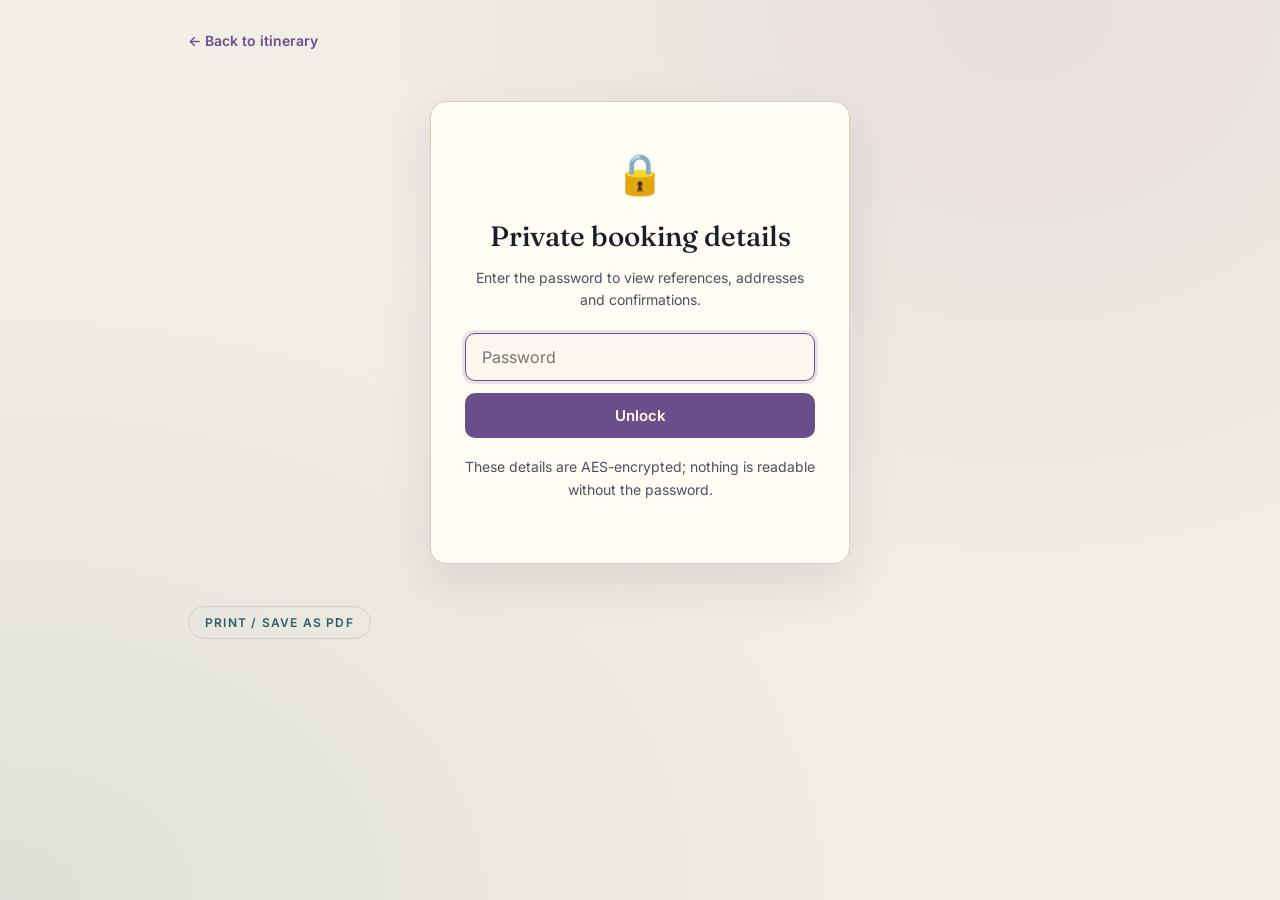
<file: bookings.html>
<!doctype html>
<html lang="en">
<head>
  <meta charset="utf-8" />
  <meta name="viewport" content="width=device-width,initial-scale=1" />
  <meta name="robots" content="noindex,nofollow" />
  <title>Booking dossier · Scotland Grand Tour</title>
  <link rel="preconnect" href="https://fonts.googleapis.com">
  <link rel="preconnect" href="https://fonts.gstatic.com" crossorigin>
  <link href="https://fonts.googleapis.com/css2?family=Fraunces:opsz,wght@9..144,400;9..144,500;9..144,600&family=Inter:wght@400;500;600;700&display=swap" rel="stylesheet">
  <style>
    :root{
      --bg:#F4EFE6; --paper:#FBF7EE; --cream:#FFFCF4; --ink:#1A1F2B; --ink-soft:#4A5161;
      --line:#D8CFBC; --bg-alt:#ECE4D4; --heather:#6B4E8C; --loch:#2C5F66; --whisky:#B8763E; --stone:#8B8478;
      --serif:"Fraunces",Georgia,serif; --sans:"Inter",-apple-system,system-ui,sans-serif;
    }
    *{box-sizing:border-box}
    body{margin:0;font-family:var(--sans);color:var(--ink);background:
      radial-gradient(ellipse at 80% 0%,rgba(107,78,140,.10),transparent 55%),
      radial-gradient(ellipse at 0% 100%,rgba(44,95,102,.10),transparent 55%),var(--bg);
      line-height:1.6;-webkit-font-smoothing:antialiased;min-height:100vh}
    .wrap{max-width:1000px;margin:0 auto;padding:28px clamp(18px,4vw,48px) 80px}
    .back{display:inline-block;margin-bottom:28px;font-size:14px;font-weight:600;color:var(--heather);text-decoration:none}
    .back:hover{color:var(--ink)}

    /* lock screen */
    .lock{min-height:56vh;display:flex;align-items:center;justify-content:center}
    .lock-card{background:var(--cream);border:1px solid var(--line);border-radius:16px;
      box-shadow:0 18px 50px rgba(26,31,43,.10);padding:40px 34px;max-width:420px;width:100%;text-align:center}
    .lock-emoji{font-size:40px;margin-bottom:8px}
    .lock-card h1{font-family:var(--serif);font-weight:500;font-size:28px;margin:0 0 8px}
    .lock-card p{font-size:14px;color:var(--ink-soft);margin:0 0 22px}
    #f{display:flex;flex-direction:column;gap:12px}
    #pw{padding:13px 16px;border:1px solid var(--line);border-radius:10px;font-size:16px;font-family:var(--sans);
      background:var(--paper);color:var(--ink);width:100%}
    #pw:focus{outline:none;border-color:var(--heather);box-shadow:0 0 0 3px rgba(107,78,140,.15)}
    #f button{padding:13px 16px;border:0;border-radius:10px;background:var(--heather);color:var(--cream);
      font-family:var(--sans);font-size:15px;font-weight:600;cursor:pointer;transition:filter .2s}
    #f button:hover{filter:brightness(1.08)}
    #f button:disabled{opacity:.6;cursor:wait}
    .err{color:#b03636;font-size:13px;margin-top:14px !important;font-weight:600}
    .hint{font-size:12px;color:var(--stone);margin-top:18px !important}

    /* dossier */
    .doss{background:var(--cream);border:1px solid var(--line);border-radius:16px;
      box-shadow:0 12px 40px rgba(26,31,43,.08);padding:clamp(24px,4vw,48px)}
    .doss-title{font-family:var(--serif);font-weight:500;font-size:clamp(30px,5vw,46px);letter-spacing:-.02em;margin:0 0 6px}
    .doss-sub{font-family:var(--serif);font-style:italic;font-size:17px;color:var(--ink-soft);margin:0 0 28px}
    .doss-h2{font-family:var(--serif);font-weight:500;font-size:22px;color:var(--loch);
      margin:34px 0 14px;padding-bottom:8px;border-bottom:1px solid var(--line)}
    .doss-tablewrap{overflow-x:auto;border:1px solid var(--line);border-radius:10px;background:var(--paper)}
    .doss-table{width:100%;border-collapse:collapse;font-size:13.5px;min-width:640px}
    .doss-table thead{background:var(--bg-alt)}
    .doss-table th{text-align:left;padding:11px 14px;font-size:11px;letter-spacing:.1em;text-transform:uppercase;
      color:var(--ink-soft);font-weight:600;border-bottom:1px solid var(--line)}
    .doss-table td{padding:12px 14px;border-bottom:1px solid var(--line);vertical-align:top}
    .doss-table tr:last-child td{border-bottom:none}
    .doss-table td small{color:var(--stone)}
    .doss-list{margin:0;padding-left:20px}
    .doss-list li{font-size:14.5px;color:var(--ink-soft);margin-bottom:8px;line-height:1.55}
    .doss-list strong{color:var(--ink)}
    .doss-foot{margin-top:30px;font-size:12px;color:var(--stone);font-style:italic}
    .print{display:inline-block;margin:22px 0 0;font-size:12px;letter-spacing:.1em;text-transform:uppercase;
      font-weight:600;color:var(--loch);background:none;border:1px solid var(--line);border-radius:100px;
      padding:8px 16px;cursor:pointer;font-family:var(--sans)}
    @media print{.back,.print{display:none}body{background:#fff}.doss{border:0;box-shadow:none;padding:0}}
  </style>
</head>
<body>
  <main class="wrap">
    <a class="back" href="index.html">← Back to itinerary</a>

    <section id="lock" class="lock">
      <div class="lock-card">
        <div class="lock-emoji">🔒</div>
        <h1>Private booking details</h1>
        <p>Enter the password to view references, addresses and confirmations.</p>
        <form id="f" autocomplete="off">
          <input id="pw" type="password" placeholder="Password" autocomplete="current-password" autofocus />
          <button type="submit" id="go">Unlock</button>
        </form>
        <p id="err" class="err" hidden>Wrong password — try again.</p>
        <p class="hint">These details are AES-encrypted; nothing is readable without the password.</p>
      </div>
    </section>

    <section id="content" class="doss" hidden></section>
    <button id="print" class="print" hidden onclick="window.print()">Print / save as PDF</button>
  </main>

  <script src="bookings-blob.js"></script>
  <script>
    (function(){
      var form = document.getElementById('f');
      var pw = document.getElementById('pw');
      var err = document.getElementById('err');
      var go = document.getElementById('go');

      function b64ToBytes(b64){
        var raw = atob(b64), out = new Uint8Array(raw.length);
        for (var i=0;i<raw.length;i++) out[i] = raw.charCodeAt(i);
        return out;
      }

      async function unlock(password){
        if (!window.BOOKINGS_BLOB || !window.crypto || !crypto.subtle){
          throw new Error('unavailable');
        }
        var bytes = b64ToBytes(window.BOOKINGS_BLOB);
        var salt = bytes.slice(0,16), iv = bytes.slice(16,28), data = bytes.slice(28);
        var enc = new TextEncoder();
        var keyMat = await crypto.subtle.importKey('raw', enc.encode(password), 'PBKDF2', false, ['deriveKey']);
        var key = await crypto.subtle.deriveKey(
          {name:'PBKDF2', salt:salt, iterations: window.BOOKINGS_ITER||250000, hash:'SHA-256'},
          keyMat, {name:'AES-GCM', length:256}, false, ['decrypt']);
        var plain = await crypto.subtle.decrypt({name:'AES-GCM', iv:iv}, key, data);
        return new TextDecoder().decode(plain);
      }

      form.addEventListener('submit', async function(e){
        e.preventDefault();
        err.hidden = true; go.disabled = true; go.textContent = 'Unlocking…';
        try {
          var html = await unlock(pw.value);
          document.getElementById('content').innerHTML = html;
          document.getElementById('content').hidden = false;
          document.getElementById('print').hidden = false;
          document.getElementById('lock').hidden = true;
        } catch (ex) {
          err.hidden = false; pw.value = ''; pw.focus();
        } finally {
          go.disabled = false; go.textContent = 'Unlock';
        }
      });
    })();
  </script>
</body>
</html>
</file>
